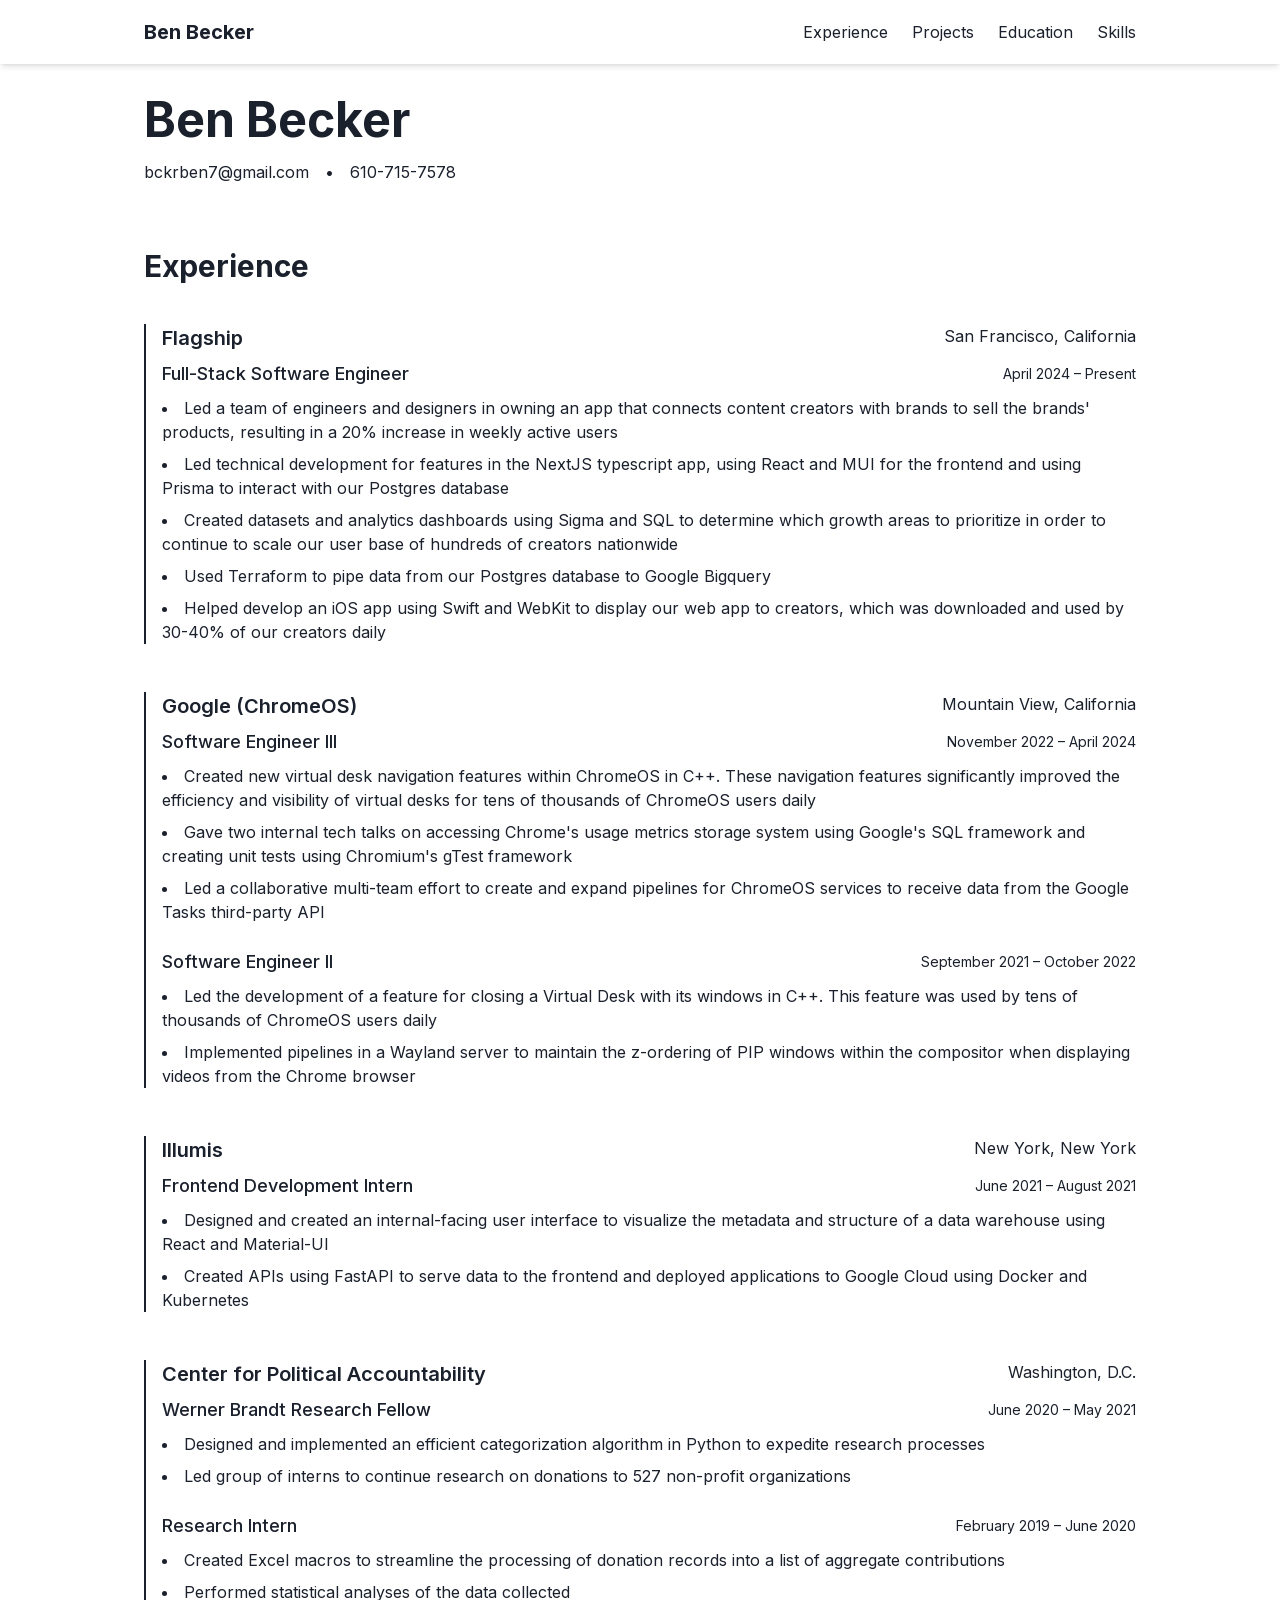
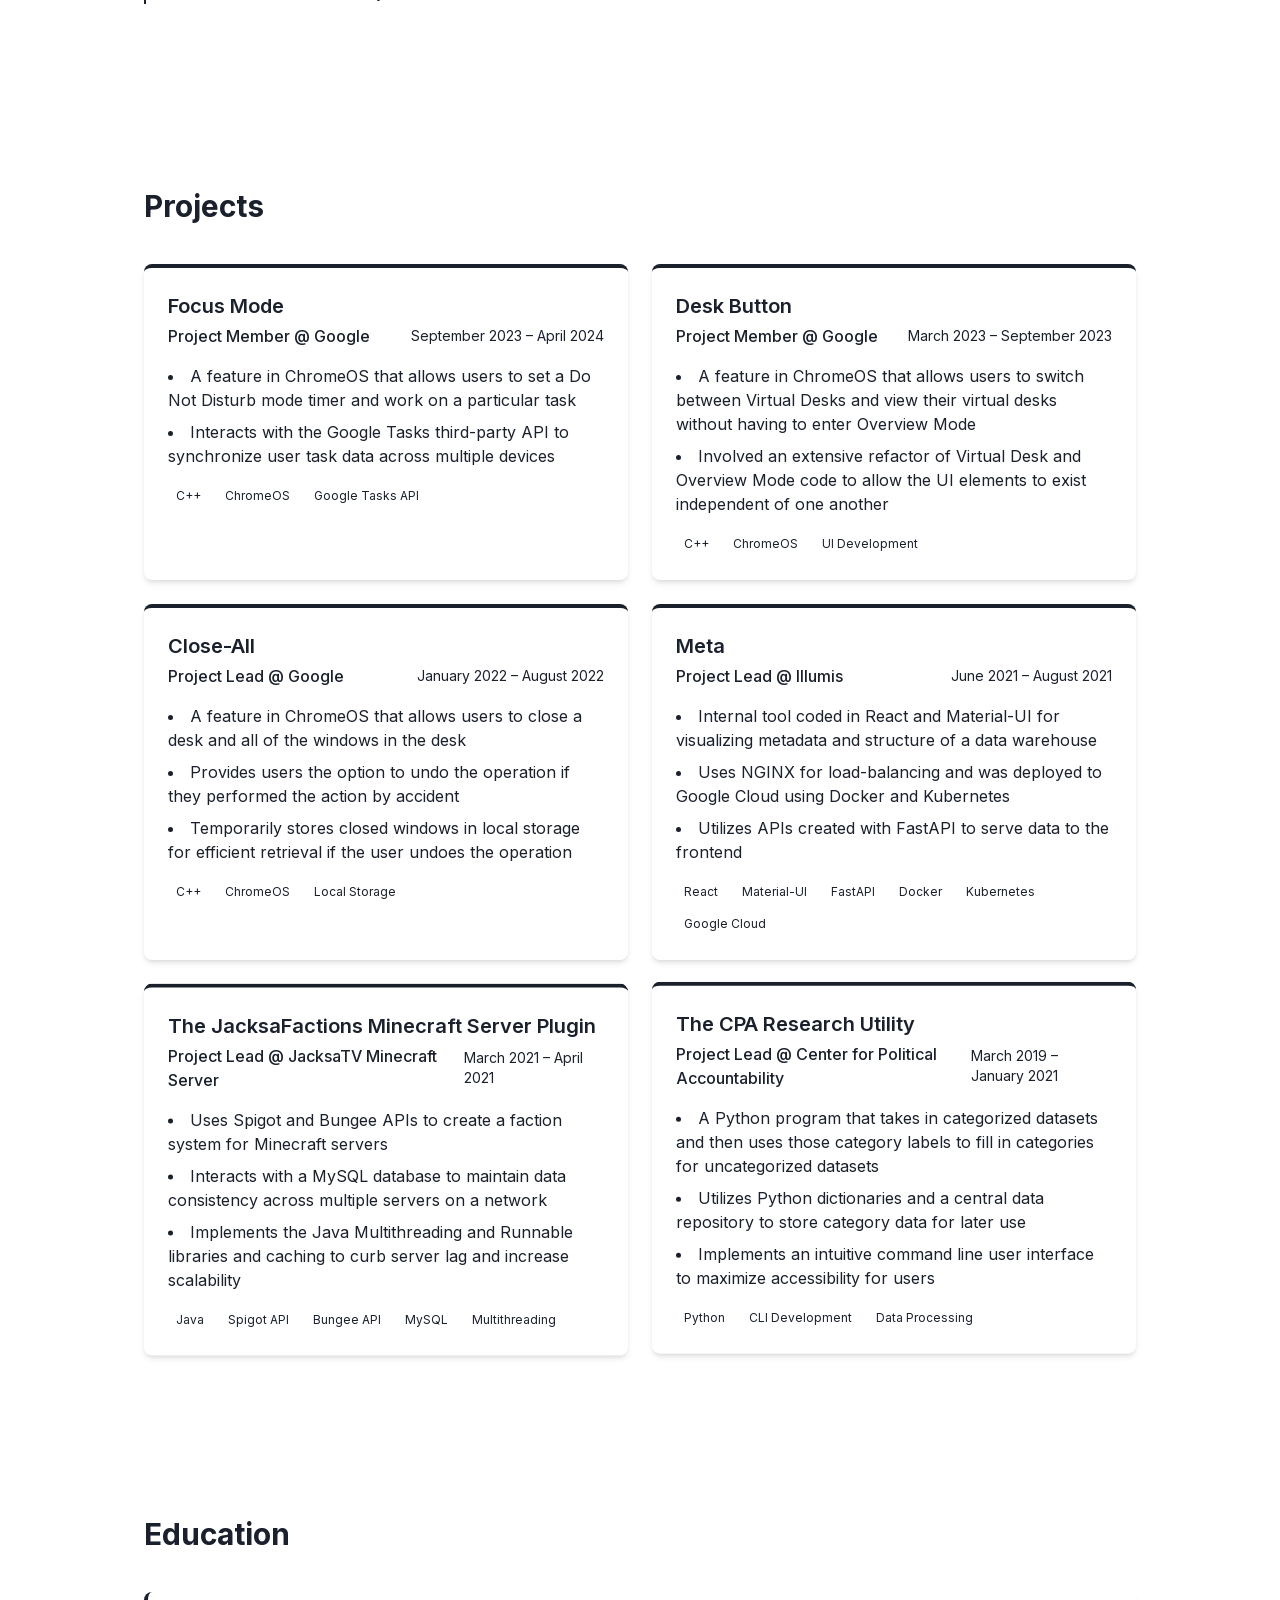
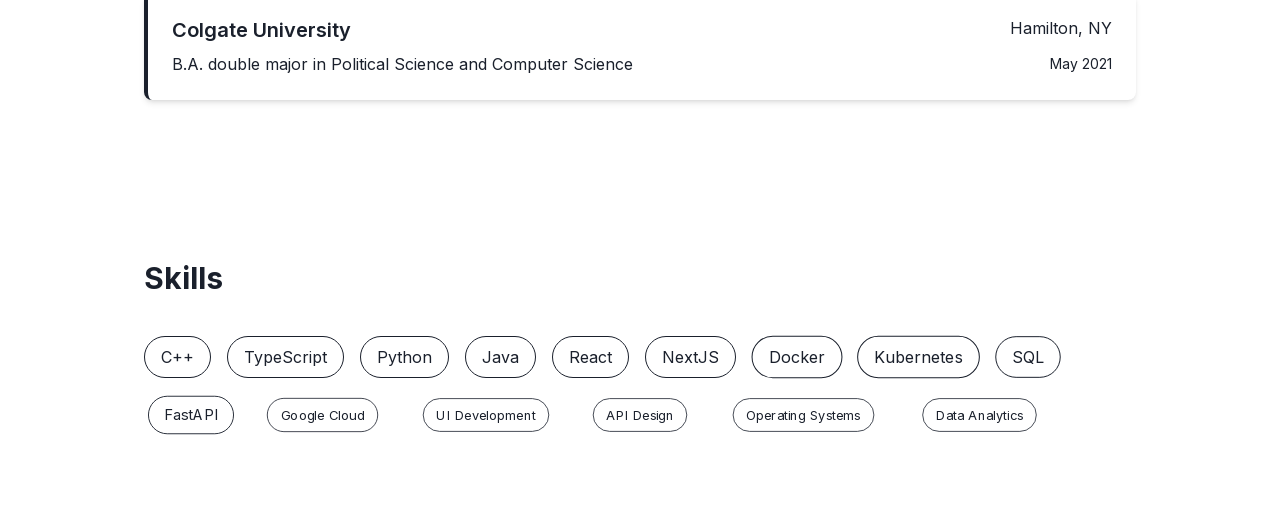
<file: index.html>
<!DOCTYPE html><html lang="en" class="scroll-smooth"><head><meta charSet="utf-8"/><meta name="viewport" content="width=device-width, initial-scale=1"/><link rel="preload" href="/_next/static/media/a34f9d1faa5f3315-s.p.woff2" as="font" crossorigin="" type="font/woff2"/><link rel="stylesheet" href="/_next/static/css/162441bf9d6e75ff.css" data-precedence="next"/><link rel="preload" as="script" fetchPriority="low" href="/_next/static/chunks/webpack-decb145ea5426c4a.js"/><script src="/_next/static/chunks/4bd1b696-0b87df8b05ba031f.js" async=""></script><script src="/_next/static/chunks/684-a1b4c7348c060b59.js" async=""></script><script src="/_next/static/chunks/main-app-e1ab3174d8a6b822.js" async=""></script><script src="/_next/static/chunks/363-6d44aa7e045cbe06.js" async=""></script><script src="/_next/static/chunks/app/page-bf32ecc496da4f52.js" async=""></script><meta name="next-size-adjust" content=""/><title>Ben - Software Engineer</title><meta name="description" content="Full-stack software engineer with experience at Flagship and Google"/><link rel="shortcut icon" href="/favicon.ico"/><link rel="icon" href="/favicon.ico" type="image/x-icon" sizes="16x16"/><link rel="icon" href="/favicon.ico" sizes="any"/><link rel="icon" href="/favicon-16.png" sizes="16x16" type="image/png"/><link rel="icon" href="/favicon-32.png" sizes="32x32" type="image/png"/><link rel="icon" href="/favicon.svg" type="image/svg+xml"/><link rel="apple-touch-icon" href="/apple-touch-icon.png"/><script src="/_next/static/chunks/polyfills-42372ed130431b0a.js" noModule=""></script></head><body class="__className_d65c78"><main class="min-h-screen bg-white pt-16"><header class="fixed top-0 left-0 right-0 z-50 bg-white shadow-md"><nav class="max-w-5xl mx-auto px-4 h-16 flex items-center justify-between"><div style="opacity:0;transform:translateX(-20px)"><a class="text-xl font-bold text-primary hover:text-primary-light transition-colors" href="/">Ben Becker</a></div><ul class="flex space-x-6"><li style="opacity:0;transform:translateY(-20px)"><a class="text-text-light hover:text-primary transition-colors" href="#experience">Experience</a></li><li style="opacity:0;transform:translateY(-20px)"><a class="text-text-light hover:text-primary transition-colors" href="#projects">Projects</a></li><li style="opacity:0;transform:translateY(-20px)"><a class="text-text-light hover:text-primary transition-colors" href="#education">Education</a></li><li style="opacity:0;transform:translateY(-20px)"><a class="text-text-light hover:text-primary transition-colors" href="#skills">Skills</a></li></ul></nav></header><section class="py-8 bg-primary/5"><div class="max-w-5xl mx-auto px-4"><h1 class="text-4xl md:text-5xl font-bold text-primary mb-4">Ben Becker</h1><div class="flex flex-col md:flex-row gap-4 text-text-light"><a href="mailto:bckrben7@gmail.com" class="hover:text-primary transition-colors">bckrben7@gmail.com</a><span class="hidden md:inline text-text-lighter">•</span><a href="tel:610-715-7578" class="hover:text-primary transition-colors">610-715-7578</a></div></div></section><section id="experience" class="pt-8 pb-20"><div class="max-w-5xl mx-auto px-4"><h2 class="text-3xl font-bold mb-10 text-primary" style="opacity:0;transform:translateY(20px)">Experience</h2><div class="space-y-12"><div class="border-l-2 border-accent pl-4 hover:border-secondary transition-colors" style="opacity:0;transform:translateY(20px)"><div class="flex justify-between items-start mb-2"><h3 class="text-xl font-semibold text-primary">Flagship</h3><span class="text-text-light">San Francisco, California</span></div><div class="mb-6"><div class="flex justify-between items-center mb-2"><h4 class="text-lg font-medium text-primary-light">Full-Stack Software Engineer</h4><span class="text-sm text-text-lighter">April 2024<!-- --> – <!-- -->Present</span></div><ul class="list-disc list-inside space-y-2"><li class="text-text-light hover:text-text transition-colors" style="opacity:0;transform:translateX(-10px)">Led a team of engineers and designers in owning an app that connects content creators with brands to sell the brands&#x27; products, resulting in a 20% increase in weekly active users</li><li class="text-text-light hover:text-text transition-colors" style="opacity:0;transform:translateX(-10px)">Led technical development for features in the NextJS typescript app, using React and MUI for the frontend and using Prisma to interact with our Postgres database</li><li class="text-text-light hover:text-text transition-colors" style="opacity:0;transform:translateX(-10px)">Created datasets and analytics dashboards using Sigma and SQL to determine which growth areas to prioritize in order to continue to scale our user base of hundreds of creators nationwide</li><li class="text-text-light hover:text-text transition-colors" style="opacity:0;transform:translateX(-10px)">Used Terraform to pipe data from our Postgres database to Google Bigquery</li><li class="text-text-light hover:text-text transition-colors" style="opacity:0;transform:translateX(-10px)">Helped develop an iOS app using Swift and WebKit to display our web app to creators, which was downloaded and used by 30-40% of our creators daily</li></ul></div></div><div class="border-l-2 border-accent pl-4 hover:border-secondary transition-colors" style="opacity:0;transform:translateY(20px)"><div class="flex justify-between items-start mb-2"><h3 class="text-xl font-semibold text-primary">Google (ChromeOS)</h3><span class="text-text-light">Mountain View, California</span></div><div class="mb-6"><div class="flex justify-between items-center mb-2"><h4 class="text-lg font-medium text-primary-light">Software Engineer III</h4><span class="text-sm text-text-lighter">November 2022<!-- --> – <!-- -->April 2024</span></div><ul class="list-disc list-inside space-y-2"><li class="text-text-light hover:text-text transition-colors" style="opacity:0;transform:translateX(-10px)">Created new virtual desk navigation features within ChromeOS in C++. These navigation features significantly improved the efficiency and visibility of virtual desks for tens of thousands of ChromeOS users daily</li><li class="text-text-light hover:text-text transition-colors" style="opacity:0;transform:translateX(-10px)">Gave two internal tech talks on accessing Chrome&#x27;s usage metrics storage system using Google&#x27;s SQL framework and creating unit tests using Chromium&#x27;s gTest framework</li><li class="text-text-light hover:text-text transition-colors" style="opacity:0;transform:translateX(-10px)">Led a collaborative multi-team effort to create and expand pipelines for ChromeOS services to receive data from the Google Tasks third-party API</li></ul></div><div class="mb-6"><div class="flex justify-between items-center mb-2"><h4 class="text-lg font-medium text-primary-light">Software Engineer II</h4><span class="text-sm text-text-lighter">September 2021<!-- --> – <!-- -->October 2022</span></div><ul class="list-disc list-inside space-y-2"><li class="text-text-light hover:text-text transition-colors" style="opacity:0;transform:translateX(-10px)">Led the development of a feature for closing a Virtual Desk with its windows in C++. This feature was used by tens of thousands of ChromeOS users daily</li><li class="text-text-light hover:text-text transition-colors" style="opacity:0;transform:translateX(-10px)">Implemented pipelines in a Wayland server to maintain the z-ordering of PIP windows within the compositor when displaying videos from the Chrome browser</li></ul></div></div><div class="border-l-2 border-accent pl-4 hover:border-secondary transition-colors" style="opacity:0;transform:translateY(20px)"><div class="flex justify-between items-start mb-2"><h3 class="text-xl font-semibold text-primary">Illumis</h3><span class="text-text-light">New York, New York</span></div><div class="mb-6"><div class="flex justify-between items-center mb-2"><h4 class="text-lg font-medium text-primary-light">Frontend Development Intern</h4><span class="text-sm text-text-lighter">June 2021<!-- --> – <!-- -->August 2021</span></div><ul class="list-disc list-inside space-y-2"><li class="text-text-light hover:text-text transition-colors" style="opacity:0;transform:translateX(-10px)">Designed and created an internal-facing user interface to visualize the metadata and structure of a data warehouse using React and Material-UI</li><li class="text-text-light hover:text-text transition-colors" style="opacity:0;transform:translateX(-10px)">Created APIs using FastAPI to serve data to the frontend and deployed applications to Google Cloud using Docker and Kubernetes</li></ul></div></div><div class="border-l-2 border-accent pl-4 hover:border-secondary transition-colors" style="opacity:0;transform:translateY(20px)"><div class="flex justify-between items-start mb-2"><h3 class="text-xl font-semibold text-primary">Center for Political Accountability</h3><span class="text-text-light">Washington, D.C.</span></div><div class="mb-6"><div class="flex justify-between items-center mb-2"><h4 class="text-lg font-medium text-primary-light">Werner Brandt Research Fellow</h4><span class="text-sm text-text-lighter">June 2020<!-- --> – <!-- -->May 2021</span></div><ul class="list-disc list-inside space-y-2"><li class="text-text-light hover:text-text transition-colors" style="opacity:0;transform:translateX(-10px)">Designed and implemented an efficient categorization algorithm in Python to expedite research processes</li><li class="text-text-light hover:text-text transition-colors" style="opacity:0;transform:translateX(-10px)">Led group of interns to continue research on donations to 527 non-profit organizations</li></ul></div><div class="mb-6"><div class="flex justify-between items-center mb-2"><h4 class="text-lg font-medium text-primary-light">Research Intern</h4><span class="text-sm text-text-lighter">February 2019<!-- --> – <!-- -->June 2020</span></div><ul class="list-disc list-inside space-y-2"><li class="text-text-light hover:text-text transition-colors" style="opacity:0;transform:translateX(-10px)">Created Excel macros to streamline the processing of donation records into a list of aggregate contributions</li><li class="text-text-light hover:text-text transition-colors" style="opacity:0;transform:translateX(-10px)">Performed statistical analyses of the data collected</li></ul></div></div></div></div></section><section id="projects" class="py-20 bg-primary/5"><div class="max-w-5xl mx-auto px-4"><h2 class="text-3xl font-bold mb-10 text-primary" style="opacity:0;transform:translateY(20px)">Projects</h2><div class="grid grid-cols-1 md:grid-cols-2 gap-6"><div class="bg-white p-6 rounded-lg shadow-md border-t-4 border-accent hover:border-secondary transition-colors" style="opacity:0;transform:translateY(20px)"><div class="mb-4"><h3 class="text-xl font-semibold text-primary mb-1">Focus Mode</h3><div class="flex justify-between items-center mb-2"><span class="text-primary-light font-medium">Project Member<!-- --> @ <!-- -->Google</span><span class="text-sm text-text-lighter">September 2023 – April 2024</span></div></div><ul class="list-disc list-inside space-y-2 mb-4"><li class="text-text-light" style="opacity:0;transform:translateX(-10px)">A feature in ChromeOS that allows users to set a Do Not Disturb mode timer and work on a particular task</li><li class="text-text-light" style="opacity:0;transform:translateX(-10px)">Interacts with the Google Tasks third-party API to synchronize user task data across multiple devices</li></ul><div class="flex flex-wrap gap-2"><span class="text-xs bg-secondary/10 text-secondary px-2 py-1 rounded-full">C++</span><span class="text-xs bg-secondary/10 text-secondary px-2 py-1 rounded-full">ChromeOS</span><span class="text-xs bg-secondary/10 text-secondary px-2 py-1 rounded-full">Google Tasks API</span></div></div><div class="bg-white p-6 rounded-lg shadow-md border-t-4 border-accent hover:border-secondary transition-colors" style="opacity:0;transform:translateY(20px)"><div class="mb-4"><h3 class="text-xl font-semibold text-primary mb-1">Desk Button</h3><div class="flex justify-between items-center mb-2"><span class="text-primary-light font-medium">Project Member<!-- --> @ <!-- -->Google</span><span class="text-sm text-text-lighter">March 2023 – September 2023</span></div></div><ul class="list-disc list-inside space-y-2 mb-4"><li class="text-text-light" style="opacity:0;transform:translateX(-10px)">A feature in ChromeOS that allows users to switch between Virtual Desks and view their virtual desks without having to enter Overview Mode</li><li class="text-text-light" style="opacity:0;transform:translateX(-10px)">Involved an extensive refactor of Virtual Desk and Overview Mode code to allow the UI elements to exist independent of one another</li></ul><div class="flex flex-wrap gap-2"><span class="text-xs bg-secondary/10 text-secondary px-2 py-1 rounded-full">C++</span><span class="text-xs bg-secondary/10 text-secondary px-2 py-1 rounded-full">ChromeOS</span><span class="text-xs bg-secondary/10 text-secondary px-2 py-1 rounded-full">UI Development</span></div></div><div class="bg-white p-6 rounded-lg shadow-md border-t-4 border-accent hover:border-secondary transition-colors" style="opacity:0;transform:translateY(20px)"><div class="mb-4"><h3 class="text-xl font-semibold text-primary mb-1">Close-All</h3><div class="flex justify-between items-center mb-2"><span class="text-primary-light font-medium">Project Lead<!-- --> @ <!-- -->Google</span><span class="text-sm text-text-lighter">January 2022 – August 2022</span></div></div><ul class="list-disc list-inside space-y-2 mb-4"><li class="text-text-light" style="opacity:0;transform:translateX(-10px)">A feature in ChromeOS that allows users to close a desk and all of the windows in the desk</li><li class="text-text-light" style="opacity:0;transform:translateX(-10px)">Provides users the option to undo the operation if they performed the action by accident</li><li class="text-text-light" style="opacity:0;transform:translateX(-10px)">Temporarily stores closed windows in local storage for efficient retrieval if the user undoes the operation</li></ul><div class="flex flex-wrap gap-2"><span class="text-xs bg-secondary/10 text-secondary px-2 py-1 rounded-full">C++</span><span class="text-xs bg-secondary/10 text-secondary px-2 py-1 rounded-full">ChromeOS</span><span class="text-xs bg-secondary/10 text-secondary px-2 py-1 rounded-full">Local Storage</span></div></div><div class="bg-white p-6 rounded-lg shadow-md border-t-4 border-accent hover:border-secondary transition-colors" style="opacity:0;transform:translateY(20px)"><div class="mb-4"><h3 class="text-xl font-semibold text-primary mb-1">Meta</h3><div class="flex justify-between items-center mb-2"><span class="text-primary-light font-medium">Project Lead<!-- --> @ <!-- -->Illumis</span><span class="text-sm text-text-lighter">June 2021 – August 2021</span></div></div><ul class="list-disc list-inside space-y-2 mb-4"><li class="text-text-light" style="opacity:0;transform:translateX(-10px)">Internal tool coded in React and Material-UI for visualizing metadata and structure of a data warehouse</li><li class="text-text-light" style="opacity:0;transform:translateX(-10px)">Uses NGINX for load-balancing and was deployed to Google Cloud using Docker and Kubernetes</li><li class="text-text-light" style="opacity:0;transform:translateX(-10px)">Utilizes APIs created with FastAPI to serve data to the frontend</li></ul><div class="flex flex-wrap gap-2"><span class="text-xs bg-secondary/10 text-secondary px-2 py-1 rounded-full">React</span><span class="text-xs bg-secondary/10 text-secondary px-2 py-1 rounded-full">Material-UI</span><span class="text-xs bg-secondary/10 text-secondary px-2 py-1 rounded-full">FastAPI</span><span class="text-xs bg-secondary/10 text-secondary px-2 py-1 rounded-full">Docker</span><span class="text-xs bg-secondary/10 text-secondary px-2 py-1 rounded-full">Kubernetes</span><span class="text-xs bg-secondary/10 text-secondary px-2 py-1 rounded-full">Google Cloud</span></div></div><div class="bg-white p-6 rounded-lg shadow-md border-t-4 border-accent hover:border-secondary transition-colors" style="opacity:0;transform:translateY(20px)"><div class="mb-4"><h3 class="text-xl font-semibold text-primary mb-1">The JacksaFactions Minecraft Server Plugin</h3><div class="flex justify-between items-center mb-2"><span class="text-primary-light font-medium">Project Lead<!-- --> @ <!-- -->JacksaTV Minecraft Server</span><span class="text-sm text-text-lighter">March 2021 – April 2021</span></div></div><ul class="list-disc list-inside space-y-2 mb-4"><li class="text-text-light" style="opacity:0;transform:translateX(-10px)">Uses Spigot and Bungee APIs to create a faction system for Minecraft servers</li><li class="text-text-light" style="opacity:0;transform:translateX(-10px)">Interacts with a MySQL database to maintain data consistency across multiple servers on a network</li><li class="text-text-light" style="opacity:0;transform:translateX(-10px)">Implements the Java Multithreading and Runnable libraries and caching to curb server lag and increase scalability</li></ul><div class="flex flex-wrap gap-2"><span class="text-xs bg-secondary/10 text-secondary px-2 py-1 rounded-full">Java</span><span class="text-xs bg-secondary/10 text-secondary px-2 py-1 rounded-full">Spigot API</span><span class="text-xs bg-secondary/10 text-secondary px-2 py-1 rounded-full">Bungee API</span><span class="text-xs bg-secondary/10 text-secondary px-2 py-1 rounded-full">MySQL</span><span class="text-xs bg-secondary/10 text-secondary px-2 py-1 rounded-full">Multithreading</span></div></div><div class="bg-white p-6 rounded-lg shadow-md border-t-4 border-accent hover:border-secondary transition-colors" style="opacity:0;transform:translateY(20px)"><div class="mb-4"><h3 class="text-xl font-semibold text-primary mb-1">The CPA Research Utility</h3><div class="flex justify-between items-center mb-2"><span class="text-primary-light font-medium">Project Lead<!-- --> @ <!-- -->Center for Political Accountability</span><span class="text-sm text-text-lighter">March 2019 – January 2021</span></div></div><ul class="list-disc list-inside space-y-2 mb-4"><li class="text-text-light" style="opacity:0;transform:translateX(-10px)">A Python program that takes in categorized datasets and then uses those category labels to fill in categories for uncategorized datasets</li><li class="text-text-light" style="opacity:0;transform:translateX(-10px)">Utilizes Python dictionaries and a central data repository to store category data for later use</li><li class="text-text-light" style="opacity:0;transform:translateX(-10px)">Implements an intuitive command line user interface to maximize accessibility for users</li></ul><div class="flex flex-wrap gap-2"><span class="text-xs bg-secondary/10 text-secondary px-2 py-1 rounded-full">Python</span><span class="text-xs bg-secondary/10 text-secondary px-2 py-1 rounded-full">CLI Development</span><span class="text-xs bg-secondary/10 text-secondary px-2 py-1 rounded-full">Data Processing</span></div></div></div></div></section><section id="education" class="py-20 bg-primary/5"><div class="max-w-5xl mx-auto px-4"><h2 class="text-3xl font-bold mb-10 text-primary" style="opacity:0;transform:translateY(20px)">Education</h2><div class="space-y-8"><div class="bg-white p-6 rounded-lg shadow-md border-l-4 border-secondary hover:border-accent transition-colors" style="opacity:0;transform:translateY(20px)"><div class="flex justify-between items-start mb-2"><h3 class="text-xl font-semibold text-primary">Colgate University</h3><span class="text-text-light">Hamilton, NY</span></div><div class="flex justify-between items-center"><p class="text-primary-light">B.A. double major in Political Science and Computer Science</p><span class="text-sm text-text-lighter">May 2021</span></div></div></div></div></section><section id="skills" class="py-20"><div class="max-w-5xl mx-auto px-4"><h2 class="text-3xl font-bold mb-10 text-primary" style="opacity:0;transform:translateY(20px)">Skills</h2><div class="flex flex-wrap gap-4"><div class="bg-primary/5 px-4 py-2 rounded-full border border-accent/20 hover:border-secondary/50 hover:bg-primary/10 transition-colors" style="opacity:0;transform:scale(0.8)"><span class="text-primary-light">C++</span></div><div class="bg-primary/5 px-4 py-2 rounded-full border border-accent/20 hover:border-secondary/50 hover:bg-primary/10 transition-colors" style="opacity:0;transform:scale(0.8)"><span class="text-primary-light">TypeScript</span></div><div class="bg-primary/5 px-4 py-2 rounded-full border border-accent/20 hover:border-secondary/50 hover:bg-primary/10 transition-colors" style="opacity:0;transform:scale(0.8)"><span class="text-primary-light">Python</span></div><div class="bg-primary/5 px-4 py-2 rounded-full border border-accent/20 hover:border-secondary/50 hover:bg-primary/10 transition-colors" style="opacity:0;transform:scale(0.8)"><span class="text-primary-light">Java</span></div><div class="bg-primary/5 px-4 py-2 rounded-full border border-accent/20 hover:border-secondary/50 hover:bg-primary/10 transition-colors" style="opacity:0;transform:scale(0.8)"><span class="text-primary-light">React</span></div><div class="bg-primary/5 px-4 py-2 rounded-full border border-accent/20 hover:border-secondary/50 hover:bg-primary/10 transition-colors" style="opacity:0;transform:scale(0.8)"><span class="text-primary-light">NextJS</span></div><div class="bg-primary/5 px-4 py-2 rounded-full border border-accent/20 hover:border-secondary/50 hover:bg-primary/10 transition-colors" style="opacity:0;transform:scale(0.8)"><span class="text-primary-light">Docker</span></div><div class="bg-primary/5 px-4 py-2 rounded-full border border-accent/20 hover:border-secondary/50 hover:bg-primary/10 transition-colors" style="opacity:0;transform:scale(0.8)"><span class="text-primary-light">Kubernetes</span></div><div class="bg-primary/5 px-4 py-2 rounded-full border border-accent/20 hover:border-secondary/50 hover:bg-primary/10 transition-colors" style="opacity:0;transform:scale(0.8)"><span class="text-primary-light">SQL</span></div><div class="bg-primary/5 px-4 py-2 rounded-full border border-accent/20 hover:border-secondary/50 hover:bg-primary/10 transition-colors" style="opacity:0;transform:scale(0.8)"><span class="text-primary-light">FastAPI</span></div><div class="bg-primary/5 px-4 py-2 rounded-full border border-accent/20 hover:border-secondary/50 hover:bg-primary/10 transition-colors" style="opacity:0;transform:scale(0.8)"><span class="text-primary-light">Google Cloud</span></div><div class="bg-primary/5 px-4 py-2 rounded-full border border-accent/20 hover:border-secondary/50 hover:bg-primary/10 transition-colors" style="opacity:0;transform:scale(0.8)"><span class="text-primary-light">UI Development</span></div><div class="bg-primary/5 px-4 py-2 rounded-full border border-accent/20 hover:border-secondary/50 hover:bg-primary/10 transition-colors" style="opacity:0;transform:scale(0.8)"><span class="text-primary-light">API Design</span></div><div class="bg-primary/5 px-4 py-2 rounded-full border border-accent/20 hover:border-secondary/50 hover:bg-primary/10 transition-colors" style="opacity:0;transform:scale(0.8)"><span class="text-primary-light">Operating Systems</span></div><div class="bg-primary/5 px-4 py-2 rounded-full border border-accent/20 hover:border-secondary/50 hover:bg-primary/10 transition-colors" style="opacity:0;transform:scale(0.8)"><span class="text-primary-light">Data Analytics</span></div></div></div></section></main><script src="/_next/static/chunks/webpack-decb145ea5426c4a.js" async=""></script><script>(self.__next_f=self.__next_f||[]).push([0])</script><script>self.__next_f.push([1,"1:\"$Sreact.fragment\"\n2:I[7555,[],\"\"]\n3:I[1295,[],\"\"]\n4:I[7262,[\"363\",\"static/chunks/363-6d44aa7e045cbe06.js\",\"974\",\"static/chunks/app/page-bf32ecc496da4f52.js\"],\"default\"]\n5:I[9665,[],\"OutletBoundary\"]\n8:I[9665,[],\"ViewportBoundary\"]\na:I[9665,[],\"MetadataBoundary\"]\nc:I[6614,[],\"\"]\n:HL[\"/_next/static/media/a34f9d1faa5f3315-s.p.woff2\",\"font\",{\"crossOrigin\":\"\",\"type\":\"font/woff2\"}]\n:HL[\"/_next/static/css/162441bf9d6e75ff.css\",\"style\"]\n"])</script><script>self.__next_f.push([1,"0:{\"P\":null,\"b\":\"qKvEMhfuePSSzgdmKlmFI\",\"p\":\"\",\"c\":[\"\",\"\"],\"i\":false,\"f\":[[[\"\",{\"children\":[\"__PAGE__\",{}]},\"$undefined\",\"$undefined\",true],[\"\",[\"$\",\"$1\",\"c\",{\"children\":[[[\"$\",\"link\",\"0\",{\"rel\":\"stylesheet\",\"href\":\"/_next/static/css/162441bf9d6e75ff.css\",\"precedence\":\"next\",\"crossOrigin\":\"$undefined\",\"nonce\":\"$undefined\"}]],[\"$\",\"html\",null,{\"lang\":\"en\",\"className\":\"scroll-smooth\",\"children\":[\"$\",\"body\",null,{\"className\":\"__className_d65c78\",\"children\":[\"$\",\"$L2\",null,{\"parallelRouterKey\":\"children\",\"error\":\"$undefined\",\"errorStyles\":\"$undefined\",\"errorScripts\":\"$undefined\",\"template\":[\"$\",\"$L3\",null,{}],\"templateStyles\":\"$undefined\",\"templateScripts\":\"$undefined\",\"notFound\":[[[\"$\",\"title\",null,{\"children\":\"404: This page could not be found.\"}],[\"$\",\"div\",null,{\"style\":{\"fontFamily\":\"system-ui,\\\"Segoe UI\\\",Roboto,Helvetica,Arial,sans-serif,\\\"Apple Color Emoji\\\",\\\"Segoe UI Emoji\\\"\",\"height\":\"100vh\",\"textAlign\":\"center\",\"display\":\"flex\",\"flexDirection\":\"column\",\"alignItems\":\"center\",\"justifyContent\":\"center\"},\"children\":[\"$\",\"div\",null,{\"children\":[[\"$\",\"style\",null,{\"dangerouslySetInnerHTML\":{\"__html\":\"body{color:#000;background:#fff;margin:0}.next-error-h1{border-right:1px solid rgba(0,0,0,.3)}@media (prefers-color-scheme:dark){body{color:#fff;background:#000}.next-error-h1{border-right:1px solid rgba(255,255,255,.3)}}\"}}],[\"$\",\"h1\",null,{\"className\":\"next-error-h1\",\"style\":{\"display\":\"inline-block\",\"margin\":\"0 20px 0 0\",\"padding\":\"0 23px 0 0\",\"fontSize\":24,\"fontWeight\":500,\"verticalAlign\":\"top\",\"lineHeight\":\"49px\"},\"children\":404}],[\"$\",\"div\",null,{\"style\":{\"display\":\"inline-block\"},\"children\":[\"$\",\"h2\",null,{\"style\":{\"fontSize\":14,\"fontWeight\":400,\"lineHeight\":\"49px\",\"margin\":0},\"children\":\"This page could not be found.\"}]}]]}]}]],[]],\"forbidden\":\"$undefined\",\"unauthorized\":\"$undefined\"}]}]}]]}],{\"children\":[\"__PAGE__\",[\"$\",\"$1\",\"c\",{\"children\":[[\"$\",\"$L4\",null,{\"experiences\":[{\"company\":\"Flagship\",\"location\":\"San Francisco, California\",\"positions\":[{\"title\":\"Full-Stack Software Engineer\",\"startDate\":\"April 2024\",\"endDate\":\"Present\",\"achievements\":[\"Led a team of engineers and designers in owning an app that connects content creators with brands to sell the brands' products, resulting in a 20% increase in weekly active users\",\"Led technical development for features in the NextJS typescript app, using React and MUI for the frontend and using Prisma to interact with our Postgres database\",\"Created datasets and analytics dashboards using Sigma and SQL to determine which growth areas to prioritize in order to continue to scale our user base of hundreds of creators nationwide\",\"Used Terraform to pipe data from our Postgres database to Google Bigquery\",\"Helped develop an iOS app using Swift and WebKit to display our web app to creators, which was downloaded and used by 30-40% of our creators daily\"]}]},{\"company\":\"Google (ChromeOS)\",\"location\":\"Mountain View, California\",\"positions\":[{\"title\":\"Software Engineer III\",\"startDate\":\"November 2022\",\"endDate\":\"April 2024\",\"achievements\":[\"Created new virtual desk navigation features within ChromeOS in C++. These navigation features significantly improved the efficiency and visibility of virtual desks for tens of thousands of ChromeOS users daily\",\"Gave two internal tech talks on accessing Chrome's usage metrics storage system using Google's SQL framework and creating unit tests using Chromium's gTest framework\",\"Led a collaborative multi-team effort to create and expand pipelines for ChromeOS services to receive data from the Google Tasks third-party API\"],\"relatedProjects\":[\"Focus Mode\",\"Desk Button\"]},{\"title\":\"Software Engineer II\",\"startDate\":\"September 2021\",\"endDate\":\"October 2022\",\"achievements\":[\"Led the development of a feature for closing a Virtual Desk with its windows in C++. This feature was used by tens of thousands of ChromeOS users daily\",\"Implemented pipelines in a Wayland server to maintain the z-ordering of PIP windows within the compositor when displaying videos from the Chrome browser\"],\"relatedProjects\":[\"Close-All\"]}]},{\"company\":\"Illumis\",\"location\":\"New York, New York\",\"positions\":[{\"title\":\"Frontend Development Intern\",\"startDate\":\"June 2021\",\"endDate\":\"August 2021\",\"achievements\":[\"Designed and created an internal-facing user interface to visualize the metadata and structure of a data warehouse using React and Material-UI\",\"Created APIs using FastAPI to serve data to the frontend and deployed applications to Google Cloud using Docker and Kubernetes\"],\"relatedProjects\":[\"Meta\"]}]},{\"company\":\"Center for Political Accountability\",\"location\":\"Washington, D.C.\",\"positions\":[{\"title\":\"Werner Brandt Research Fellow\",\"startDate\":\"June 2020\",\"endDate\":\"May 2021\",\"achievements\":[\"Designed and implemented an efficient categorization algorithm in Python to expedite research processes\",\"Led group of interns to continue research on donations to 527 non-profit organizations\"],\"relatedProjects\":[\"The CPA Research Utility\"]},{\"title\":\"Research Intern\",\"startDate\":\"February 2019\",\"endDate\":\"June 2020\",\"achievements\":[\"Created Excel macros to streamline the processing of donation records into a list of aggregate contributions\",\"Performed statistical analyses of the data collected\"]}]}],\"projects\":[{\"name\":\"Focus Mode\",\"role\":\"Project Member\",\"organization\":\"Google\",\"date\":\"September 2023 – April 2024\",\"description\":[\"A feature in ChromeOS that allows users to set a Do Not Disturb mode timer and work on a particular task\",\"Interacts with the Google Tasks third-party API to synchronize user task data across multiple devices\"],\"technologies\":[\"C++\",\"ChromeOS\",\"Google Tasks API\"]},{\"name\":\"Desk Button\",\"role\":\"Project Member\",\"organization\":\"Google\",\"date\":\"March 2023 – September 2023\",\"description\":[\"A feature in ChromeOS that allows users to switch between Virtual Desks and view their virtual desks without having to enter Overview Mode\",\"Involved an extensive refactor of Virtual Desk and Overview Mode code to allow the UI elements to exist independent of one another\"],\"technologies\":[\"C++\",\"ChromeOS\",\"UI Development\"]},{\"name\":\"Close-All\",\"role\":\"Project Lead\",\"organization\":\"Google\",\"date\":\"January 2022 – August 2022\",\"description\":[\"A feature in ChromeOS that allows users to close a desk and all of the windows in the desk\",\"Provides users the option to undo the operation if they performed the action by accident\",\"Temporarily stores closed windows in local storage for efficient retrieval if the user undoes the operation\"],\"technologies\":[\"C++\",\"ChromeOS\",\"Local Storage\"]},{\"name\":\"Meta\",\"role\":\"Project Lead\",\"organization\":\"Illumis\",\"date\":\"June 2021 – August 2021\",\"description\":[\"Internal tool coded in React and Material-UI for visualizing metadata and structure of a data warehouse\",\"Uses NGINX for load-balancing and was deployed to Google Cloud using Docker and Kubernetes\",\"Utilizes APIs created with FastAPI to serve data to the frontend\"],\"technologies\":[\"React\",\"Material-UI\",\"FastAPI\",\"Docker\",\"Kubernetes\",\"Google Cloud\"]},{\"name\":\"The JacksaFactions Minecraft Server Plugin\",\"role\":\"Project Lead\",\"organization\":\"JacksaTV Minecraft Server\",\"date\":\"March 2021 – April 2021\",\"description\":[\"Uses Spigot and Bungee APIs to create a faction system for Minecraft servers\",\"Interacts with a MySQL database to maintain data consistency across multiple servers on a network\",\"Implements the Java Multithreading and Runnable libraries and caching to curb server lag and increase scalability\"],\"technologies\":[\"Java\",\"Spigot API\",\"Bungee API\",\"MySQL\",\"Multithreading\"]},{\"name\":\"The CPA Research Utility\",\"role\":\"Project Lead\",\"organization\":\"Center for Political Accountability\",\"date\":\"March 2019 – January 2021\",\"description\":[\"A Python program that takes in categorized datasets and then uses those category labels to fill in categories for uncategorized datasets\",\"Utilizes Python dictionaries and a central data repository to store category data for later use\",\"Implements an intuitive command line user interface to maximize accessibility for users\"],\"technologies\":[\"Python\",\"CLI Development\",\"Data Processing\"]}],\"education\":[{\"school\":\"Colgate University\",\"location\":\"Hamilton, NY\",\"degree\":\"B.A. double major in Political Science and Computer Science\",\"graduationDate\":\"May 2021\",\"gpa\":\"3.42\"}],\"skills\":[\"C++\",\"TypeScript\",\"Python\",\"Java\",\"React\",\"NextJS\",\"Docker\",\"Kubernetes\",\"SQL\",\"FastAPI\",\"Google Cloud\",\"UI Development\",\"API Design\",\"Operating Systems\",\"Data Analytics\"]}],\"$undefined\",null,[\"$\",\"$L5\",null,{\"children\":[\"$L6\",\"$L7\",null]}]]}],{},null,false]},null,false],[\"$\",\"$1\",\"h\",{\"children\":[null,[\"$\",\"$1\",\"Ka80c5GEgihpbOrjNp4Rh\",{\"children\":[[\"$\",\"$L8\",null,{\"children\":\"$L9\"}],[\"$\",\"meta\",null,{\"name\":\"next-size-adjust\",\"content\":\"\"}]]}],[\"$\",\"$La\",null,{\"children\":\"$Lb\"}]]}],false]],\"m\":\"$undefined\",\"G\":[\"$c\",\"$undefined\"],\"s\":false,\"S\":true}\n"])</script><script>self.__next_f.push([1,"9:[[\"$\",\"meta\",\"0\",{\"charSet\":\"utf-8\"}],[\"$\",\"meta\",\"1\",{\"name\":\"viewport\",\"content\":\"width=device-width, initial-scale=1\"}]]\n6:null\n"])</script><script>self.__next_f.push([1,"7:null\nb:[[\"$\",\"title\",\"0\",{\"children\":\"Ben - Software Engineer\"}],[\"$\",\"meta\",\"1\",{\"name\":\"description\",\"content\":\"Full-stack software engineer with experience at Flagship and Google\"}],[\"$\",\"link\",\"2\",{\"rel\":\"shortcut icon\",\"href\":\"/favicon.ico\"}],[\"$\",\"link\",\"3\",{\"rel\":\"icon\",\"href\":\"/favicon.ico\",\"type\":\"image/x-icon\",\"sizes\":\"16x16\"}],[\"$\",\"link\",\"4\",{\"rel\":\"icon\",\"href\":\"/favicon.ico\",\"sizes\":\"any\"}],[\"$\",\"link\",\"5\",{\"rel\":\"icon\",\"href\":\"/favicon-16.png\",\"sizes\":\"16x16\",\"type\":\"image/png\"}],[\"$\",\"link\",\"6\",{\"rel\":\"icon\",\"href\":\"/favicon-32.png\",\"sizes\":\"32x32\",\"type\":\"image/png\"}],[\"$\",\"link\",\"7\",{\"rel\":\"icon\",\"href\":\"/favicon.svg\",\"type\":\"image/svg+xml\"}],[\"$\",\"link\",\"8\",{\"rel\":\"apple-touch-icon\",\"href\":\"/apple-touch-icon.png\"}]]\n"])</script></body></html>
</file>
<file: _next/static/css/162441bf9d6e75ff.css>
@font-face{font-family:Inter;font-style:normal;font-weight:100 900;font-display:swap;src:url(/_next/static/media/55c55f0601d81cf3-s.woff2) format("woff2");unicode-range:u+0460-052f,u+1c80-1c8a,u+20b4,u+2de0-2dff,u+a640-a69f,u+fe2e-fe2f}@font-face{font-family:Inter;font-style:normal;font-weight:100 900;font-display:swap;src:url(/_next/static/media/26a46d62cd723877-s.woff2) format("woff2");unicode-range:u+0301,u+0400-045f,u+0490-0491,u+04b0-04b1,u+2116}@font-face{font-family:Inter;font-style:normal;font-weight:100 900;font-display:swap;src:url(/_next/static/media/97e0cb1ae144a2a9-s.woff2) format("woff2");unicode-range:u+1f??}@font-face{font-family:Inter;font-style:normal;font-weight:100 900;font-display:swap;src:url(/_next/static/media/581909926a08bbc8-s.woff2) format("woff2");unicode-range:u+0370-0377,u+037a-037f,u+0384-038a,u+038c,u+038e-03a1,u+03a3-03ff}@font-face{font-family:Inter;font-style:normal;font-weight:100 900;font-display:swap;src:url(/_next/static/media/df0a9ae256c0569c-s.woff2) format("woff2");unicode-range:u+0102-0103,u+0110-0111,u+0128-0129,u+0168-0169,u+01a0-01a1,u+01af-01b0,u+0300-0301,u+0303-0304,u+0308-0309,u+0323,u+0329,u+1ea0-1ef9,u+20ab}@font-face{font-family:Inter;font-style:normal;font-weight:100 900;font-display:swap;src:url(/_next/static/media/6d93bde91c0c2823-s.woff2) format("woff2");unicode-range:u+0100-02ba,u+02bd-02c5,u+02c7-02cc,u+02ce-02d7,u+02dd-02ff,u+0304,u+0308,u+0329,u+1d00-1dbf,u+1e00-1e9f,u+1ef2-1eff,u+2020,u+20a0-20ab,u+20ad-20c0,u+2113,u+2c60-2c7f,u+a720-a7ff}@font-face{font-family:Inter;font-style:normal;font-weight:100 900;font-display:swap;src:url(/_next/static/media/a34f9d1faa5f3315-s.p.woff2) format("woff2");unicode-range:u+00??,u+0131,u+0152-0153,u+02bb-02bc,u+02c6,u+02da,u+02dc,u+0304,u+0308,u+0329,u+2000-206f,u+20ac,u+2122,u+2191,u+2193,u+2212,u+2215,u+feff,u+fffd}@font-face{font-family:Inter Fallback;src:local("Arial");ascent-override:90.44%;descent-override:22.52%;line-gap-override:0.00%;size-adjust:107.12%}.__className_d65c78{font-family:Inter,Inter Fallback;font-style:normal}

/*! tailwindcss v4.0.17 | MIT License | https://tailwindcss.com */@layer theme{:host,:root{--color-white:#fff;--spacing:.25rem;--container-5xl:64rem;--text-xs:.75rem;--text-xs--line-height:calc(1/.75);--text-sm:.875rem;--text-sm--line-height:calc(1.25/.875);--text-lg:1.125rem;--text-lg--line-height:calc(1.75/1.125);--text-xl:1.25rem;--text-xl--line-height:calc(1.75/1.25);--text-3xl:1.875rem;--text-3xl--line-height:calc(2.25/1.875);--text-4xl:2.25rem;--text-4xl--line-height:calc(2.5/2.25);--text-5xl:3rem;--text-5xl--line-height:1;--font-weight-medium:500;--font-weight-semibold:600;--font-weight-bold:700;--radius-lg:.5rem;--default-transition-duration:.15s;--default-transition-timing-function:cubic-bezier(.4,0,.2,1);--default-font-family:var(--font-geist-sans);--default-mono-font-family:var(--font-geist-mono)}}@layer base{*,::backdrop,:after,:before{box-sizing:border-box;border:0 solid;margin:0;padding:0}::file-selector-button{box-sizing:border-box;border:0 solid;margin:0;padding:0}:host,html{-webkit-text-size-adjust:100%;tab-size:4;line-height:1.5;font-family:var(--default-font-family,ui-sans-serif,system-ui,sans-serif,"Apple Color Emoji","Segoe UI Emoji","Segoe UI Symbol","Noto Color Emoji");font-feature-settings:var(--default-font-feature-settings,normal);font-variation-settings:var(--default-font-variation-settings,normal);-webkit-tap-highlight-color:transparent}hr{height:0;color:inherit;border-top-width:1px}abbr:where([title]){-webkit-text-decoration:underline dotted;text-decoration:underline dotted}h1,h2,h3,h4,h5,h6{font-size:inherit;font-weight:inherit}a{color:inherit;-webkit-text-decoration:inherit;text-decoration:inherit}b,strong{font-weight:bolder}code,kbd,pre,samp{font-family:var(--default-mono-font-family,ui-monospace,SFMono-Regular,Menlo,Monaco,Consolas,"Liberation Mono","Courier New",monospace);font-feature-settings:var(--default-mono-font-feature-settings,normal);font-variation-settings:var(--default-mono-font-variation-settings,normal);font-size:1em}small{font-size:80%}sub,sup{vertical-align:baseline;font-size:75%;line-height:0;position:relative}sub{bottom:-.25em}sup{top:-.5em}table{text-indent:0;border-color:inherit;border-collapse:collapse}:-moz-focusring{outline:auto}progress{vertical-align:baseline}summary{display:list-item}menu,ol,ul{list-style:none}audio,canvas,embed,iframe,img,object,svg,video{vertical-align:middle;display:block}img,video{max-width:100%;height:auto}button,input,optgroup,select,textarea{font:inherit;font-feature-settings:inherit;font-variation-settings:inherit;letter-spacing:inherit;color:inherit;opacity:1;background-color:#0000;border-radius:0}::file-selector-button{font:inherit;font-feature-settings:inherit;font-variation-settings:inherit;letter-spacing:inherit;color:inherit;opacity:1;background-color:#0000;border-radius:0}:where(select:is([multiple],[size])) optgroup{font-weight:bolder}:where(select:is([multiple],[size])) optgroup option{padding-inline-start:20px}::file-selector-button{margin-inline-end:4px}::placeholder{opacity:1}@supports (not ((-webkit-appearance:-apple-pay-button))) or (contain-intrinsic-size:1px){::placeholder{color:color-mix(in oklab,currentColor 50%,transparent)}}textarea{resize:vertical}::-webkit-search-decoration{-webkit-appearance:none}::-webkit-date-and-time-value{min-height:1lh;text-align:inherit}::-webkit-datetime-edit{display:inline-flex}::-webkit-datetime-edit-fields-wrapper{padding:0}::-webkit-datetime-edit,::-webkit-datetime-edit-year-field{padding-block:0}::-webkit-datetime-edit-day-field,::-webkit-datetime-edit-month-field{padding-block:0}::-webkit-datetime-edit-hour-field,::-webkit-datetime-edit-minute-field{padding-block:0}::-webkit-datetime-edit-millisecond-field,::-webkit-datetime-edit-second-field{padding-block:0}::-webkit-datetime-edit-meridiem-field{padding-block:0}:-moz-ui-invalid{box-shadow:none}button,input:where([type=button],[type=reset],[type=submit]){appearance:button}::file-selector-button{appearance:button}::-webkit-inner-spin-button,::-webkit-outer-spin-button{height:auto}[hidden]:where(:not([hidden=until-found])){display:none!important}}@layer components;@layer utilities{.fixed{position:fixed}.top-0{top:calc(var(--spacing)*0)}.right-0{right:calc(var(--spacing)*0)}.left-0{left:calc(var(--spacing)*0)}.z-50{z-index:50}.mx-auto{margin-inline:auto}.mb-1{margin-bottom:calc(var(--spacing)*1)}.mb-2{margin-bottom:calc(var(--spacing)*2)}.mb-4{margin-bottom:calc(var(--spacing)*4)}.mb-6{margin-bottom:calc(var(--spacing)*6)}.mb-10{margin-bottom:calc(var(--spacing)*10)}.contents{display:contents}.flex{display:flex}.grid{display:grid}.hidden{display:none}.h-16{height:calc(var(--spacing)*16)}.min-h-screen{min-height:100vh}.max-w-5xl{max-width:var(--container-5xl)}.list-inside{list-style-position:inside}.list-disc{list-style-type:disc}.grid-cols-1{grid-template-columns:repeat(1,minmax(0,1fr))}.flex-col{flex-direction:column}.flex-wrap{flex-wrap:wrap}.items-center{align-items:center}.items-start{align-items:flex-start}.justify-between{justify-content:space-between}.gap-2{gap:calc(var(--spacing)*2)}.gap-4{gap:calc(var(--spacing)*4)}.gap-6{gap:calc(var(--spacing)*6)}:where(.space-y-2>:not(:last-child)){--tw-space-y-reverse:0;margin-block-start:calc(calc(var(--spacing)*2)*var(--tw-space-y-reverse));margin-block-end:calc(calc(var(--spacing)*2)*calc(1 - var(--tw-space-y-reverse)))}:where(.space-y-8>:not(:last-child)){--tw-space-y-reverse:0;margin-block-start:calc(calc(var(--spacing)*8)*var(--tw-space-y-reverse));margin-block-end:calc(calc(var(--spacing)*8)*calc(1 - var(--tw-space-y-reverse)))}:where(.space-y-12>:not(:last-child)){--tw-space-y-reverse:0;margin-block-start:calc(calc(var(--spacing)*12)*var(--tw-space-y-reverse));margin-block-end:calc(calc(var(--spacing)*12)*calc(1 - var(--tw-space-y-reverse)))}:where(.space-x-6>:not(:last-child)){--tw-space-x-reverse:0;margin-inline-start:calc(calc(var(--spacing)*6)*var(--tw-space-x-reverse));margin-inline-end:calc(calc(var(--spacing)*6)*calc(1 - var(--tw-space-x-reverse)))}.scroll-smooth{scroll-behavior:smooth}.rounded-full{border-radius:3.40282e+38px}.rounded-lg{border-radius:var(--radius-lg)}.border{border-style:var(--tw-border-style);border-width:1px}.border-t-4{border-top-style:var(--tw-border-style);border-top-width:4px}.border-l-2{border-left-style:var(--tw-border-style);border-left-width:2px}.border-l-4{border-left-style:var(--tw-border-style);border-left-width:4px}.bg-white{background-color:var(--color-white)}.p-6{padding:calc(var(--spacing)*6)}.px-2{padding-inline:calc(var(--spacing)*2)}.px-4{padding-inline:calc(var(--spacing)*4)}.py-1{padding-block:calc(var(--spacing)*1)}.py-2{padding-block:calc(var(--spacing)*2)}.py-8{padding-block:calc(var(--spacing)*8)}.py-20{padding-block:calc(var(--spacing)*20)}.pt-8{padding-top:calc(var(--spacing)*8)}.pt-16{padding-top:calc(var(--spacing)*16)}.pb-20{padding-bottom:calc(var(--spacing)*20)}.pl-4{padding-left:calc(var(--spacing)*4)}.text-3xl{font-size:var(--text-3xl);line-height:var(--tw-leading,var(--text-3xl--line-height))}.text-4xl{font-size:var(--text-4xl);line-height:var(--tw-leading,var(--text-4xl--line-height))}.text-lg{font-size:var(--text-lg);line-height:var(--tw-leading,var(--text-lg--line-height))}.text-sm{font-size:var(--text-sm);line-height:var(--tw-leading,var(--text-sm--line-height))}.text-xl{font-size:var(--text-xl);line-height:var(--tw-leading,var(--text-xl--line-height))}.text-xs{font-size:var(--text-xs);line-height:var(--tw-leading,var(--text-xs--line-height))}.font-bold{--tw-font-weight:var(--font-weight-bold);font-weight:var(--font-weight-bold)}.font-medium{--tw-font-weight:var(--font-weight-medium);font-weight:var(--font-weight-medium)}.font-semibold{--tw-font-weight:var(--font-weight-semibold);font-weight:var(--font-weight-semibold)}.shadow-md{--tw-shadow:0 4px 6px -1px var(--tw-shadow-color,#0000001a),0 2px 4px -2px var(--tw-shadow-color,#0000001a);box-shadow:var(--tw-inset-shadow),var(--tw-inset-ring-shadow),var(--tw-ring-offset-shadow),var(--tw-ring-shadow),var(--tw-shadow)}.transition{transition-property:color,background-color,border-color,outline-color,text-decoration-color,fill,stroke,--tw-gradient-from,--tw-gradient-via,--tw-gradient-to,opacity,box-shadow,transform,translate,scale,rotate,filter,-webkit-backdrop-filter,backdrop-filter;transition-timing-function:var(--tw-ease,var(--default-transition-timing-function));transition-duration:var(--tw-duration,var(--default-transition-duration))}.transition-colors{transition-property:color,background-color,border-color,outline-color,text-decoration-color,fill,stroke,--tw-gradient-from,--tw-gradient-via,--tw-gradient-to;transition-timing-function:var(--tw-ease,var(--default-transition-timing-function));transition-duration:var(--tw-duration,var(--default-transition-duration))}@media (width>=48rem){.md\:inline{display:inline}.md\:grid-cols-2{grid-template-columns:repeat(2,minmax(0,1fr))}.md\:flex-row{flex-direction:row}.md\:text-5xl{font-size:var(--text-5xl);line-height:var(--tw-leading,var(--text-5xl--line-height))}}}:root{--primary:#1a365d;--primary-light:#2c5282;--secondary:#805ad5;--accent:#3182ce;--background:#fff;--text:#1a202c;--text-light:#4a5568;--text-lighter:#718096;--divider:#e2e8f0}@media (prefers-color-scheme:dark){:root{--background:#0a0a0a;--foreground:#ededed}}body{background-color:var(--background);color:var(--text);font-family:Arial,Helvetica,sans-serif}@property --tw-space-y-reverse{syntax:"*";inherits:false;initial-value:0}@property --tw-space-x-reverse{syntax:"*";inherits:false;initial-value:0}@property --tw-border-style{syntax:"*";inherits:false;initial-value:solid}@property --tw-font-weight{syntax:"*";inherits:false}@property --tw-shadow{syntax:"*";inherits:false;initial-value:0 0 #0000}@property --tw-shadow-color{syntax:"*";inherits:false}@property --tw-inset-shadow{syntax:"*";inherits:false;initial-value:0 0 #0000}@property --tw-inset-shadow-color{syntax:"*";inherits:false}@property --tw-ring-color{syntax:"*";inherits:false}@property --tw-ring-shadow{syntax:"*";inherits:false;initial-value:0 0 #0000}@property --tw-inset-ring-color{syntax:"*";inherits:false}@property --tw-inset-ring-shadow{syntax:"*";inherits:false;initial-value:0 0 #0000}@property --tw-ring-inset{syntax:"*";inherits:false}@property --tw-ring-offset-width{syntax:"<length>";inherits:false;initial-value:0}@property --tw-ring-offset-color{syntax:"*";inherits:false;initial-value:#fff}@property --tw-ring-offset-shadow{syntax:"*";inherits:false;initial-value:0 0 #0000}
</file>
